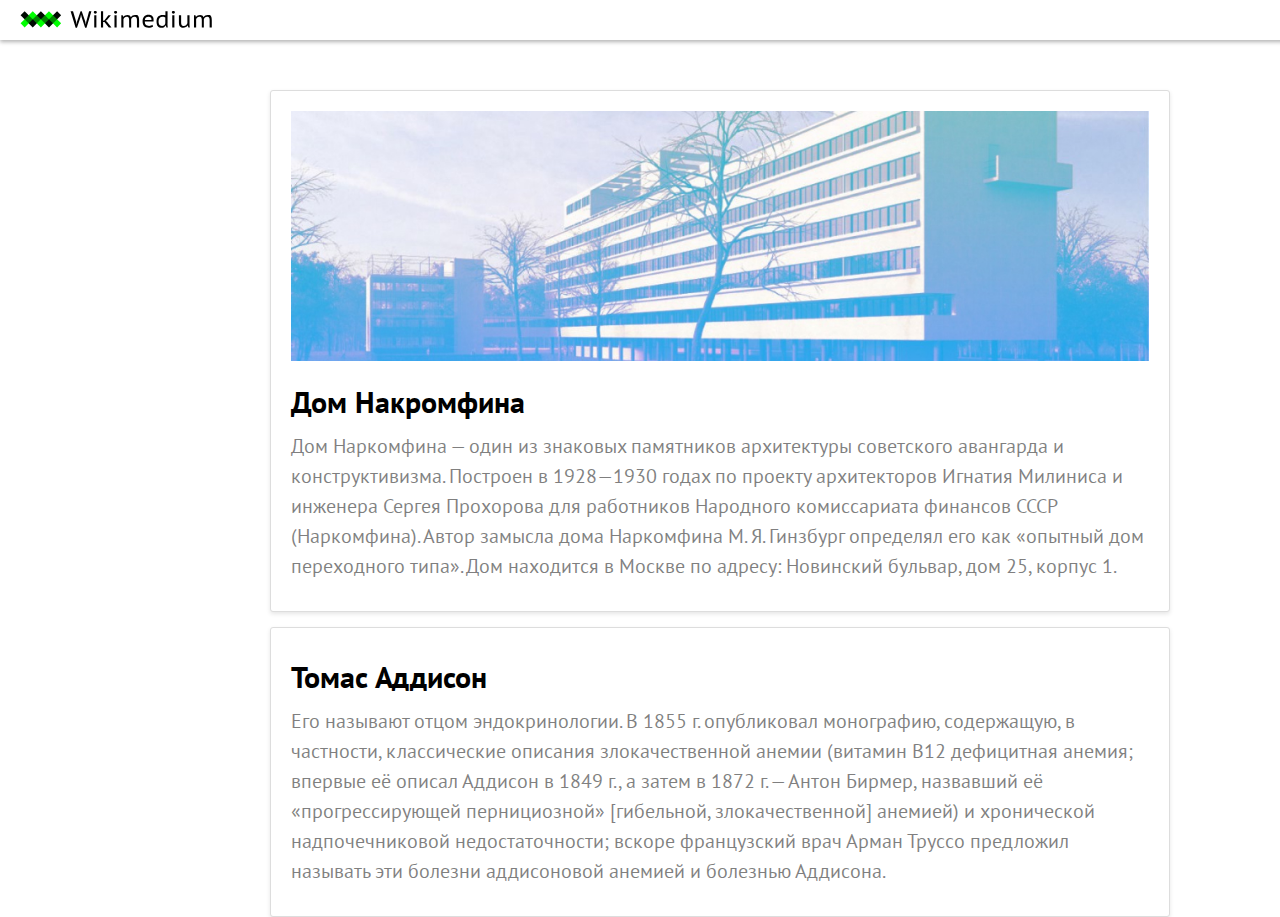
<file: index.html>
<!DOCTYPE html>
<html lang="en" dir="ltr">
  <head>
    <meta charset="utf-8">
    <meta name="viewport" content="width=device-width">
    <title>Главная</title>
    <link rel="stylesheet" href="stylesheet/style.css">
    <link rel="icon" type="img/x-icon" href="img/faviconmini.ico" />
    <link rel="icon" type="img/png" href="img/favicon.png" />
    <meta property="og:type" content="article">
    <meta property="og:url" content="{page_url}">
    <meta property="og:title" content="{title}">
    <meta property="og:description" content="{description}">
    <meta property="og:image" content="{image_url}">
  </head>
  <body>
  <div class="menubar">
      <!-- upper menu -->
    <a href="index.html"><img src="img/logo.svg" alt=""></a>
    <a href="about.html">О проекте</a>
  </div>
      <!-- cards -->
  <div class="index_i">
    <img src="img/narkomfin.jpg" alt="">
    <h1>Дом Накромфина</h1>
      <p>Дом Наркомфина — один из знаковых памятников архитектуры советского авангарда и конструктивизма. Построен в 1928—1930 годах по проекту архитекторов Игнатия Милиниса и инженера Сергея Прохорова для работников Народного комиссариата финансов СССР (Наркомфина). Автор замысла дома Наркомфина М. Я. Гинзбург определял его как «опытный дом переходного типа». Дом находится в Москве по адресу: Новинский бульвар, дом 25, корпус 1.</p>
      <a href="narkomfin.html"></a>
  </div>
  <div class="index_i">
    <h1>Томас Аддисон</h1>
    <p>Его называют отцом эндокринологии. В 1855 г. опубликовал монографию, содержащую, в частности, классические описания злокачественной анемии (витамин B12 дефицитная анемия; впервые её описал Аддисон в 1849 г., а затем в 1872 г. — Антон Бирмер, назвавший её «прогрессирующей пернициозной» [гибельной, злокачественной] анемией) и хронической надпочечниковой недостаточности; вскоре французский врач Арман Труссо предложил называть эти болезни аддисоновой анемией и болезнью Аддисона.</p>
    <a href="index2.html"></a>
  </body>
</html>
</file>
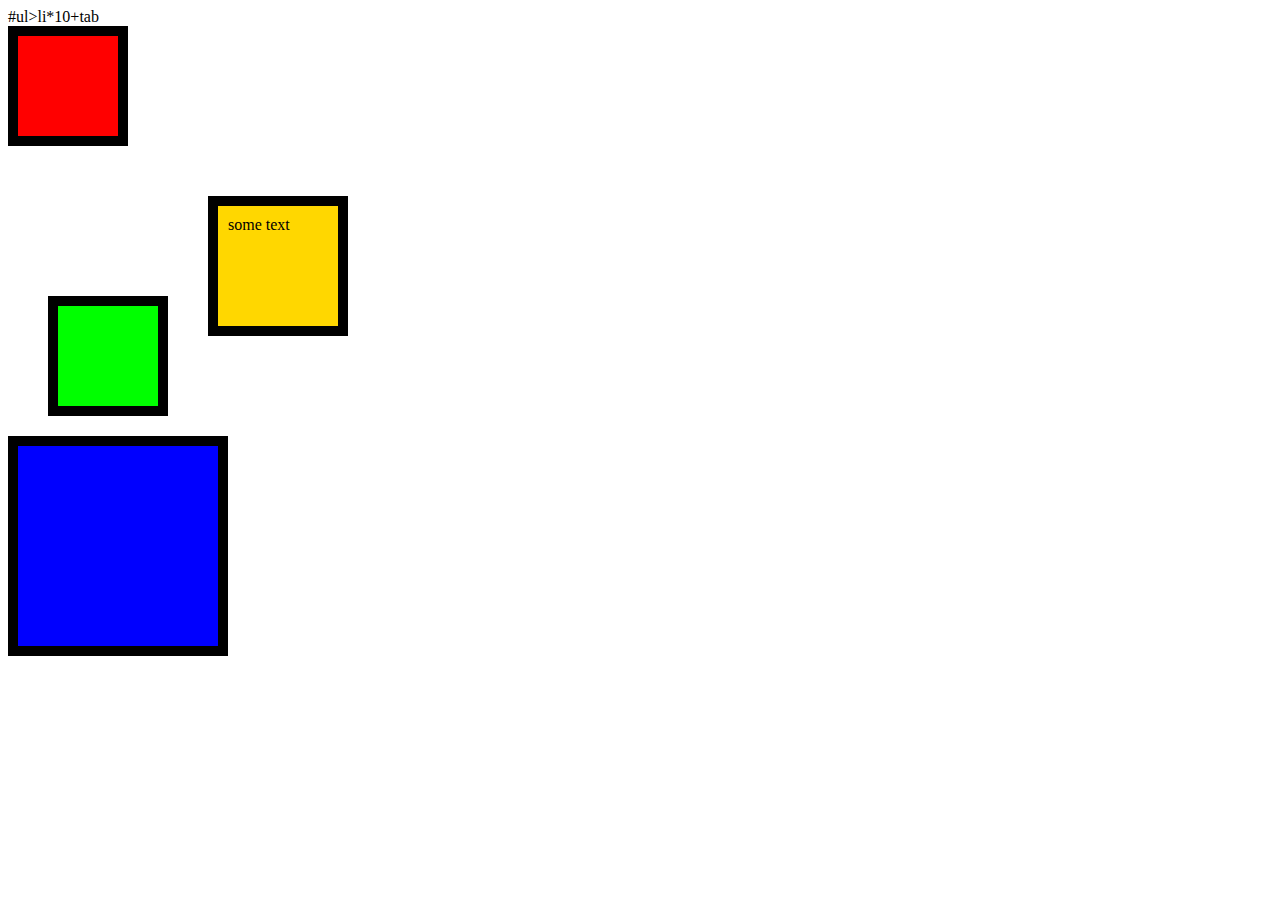
<file: 2.html>
<!DOCTYPE html>
<html lang="en" dir="ltr">
  <head>
    <meta charset="utf-8">
    <title>hi</title>
    <style>
    #conteiner {
      width: 200px;
      height: 200px;
      background: blue;
    }
    .conteiner {
      width: 100px;
      height: 100px;
      background: red;
      border: 10px solid black;
      display: block;
    }
    .gold {
      background: gold;
      padding: 10px;
      position: relative;
      top: 50px;
      left: 200px;
    }
    .green {
      background: #00ff00;
      margin: 10px 30px 20px 40px;
    }
    </style>
  </head>
  <body>
    #ul>li*10+tab

    <div class="conteiner"></div>
    <div class="conteiner gold">some text</div>
    <div class="conteiner green"></div>
    <div id="conteiner" class="conteiner"></div>
  </body>
</html>
</file>
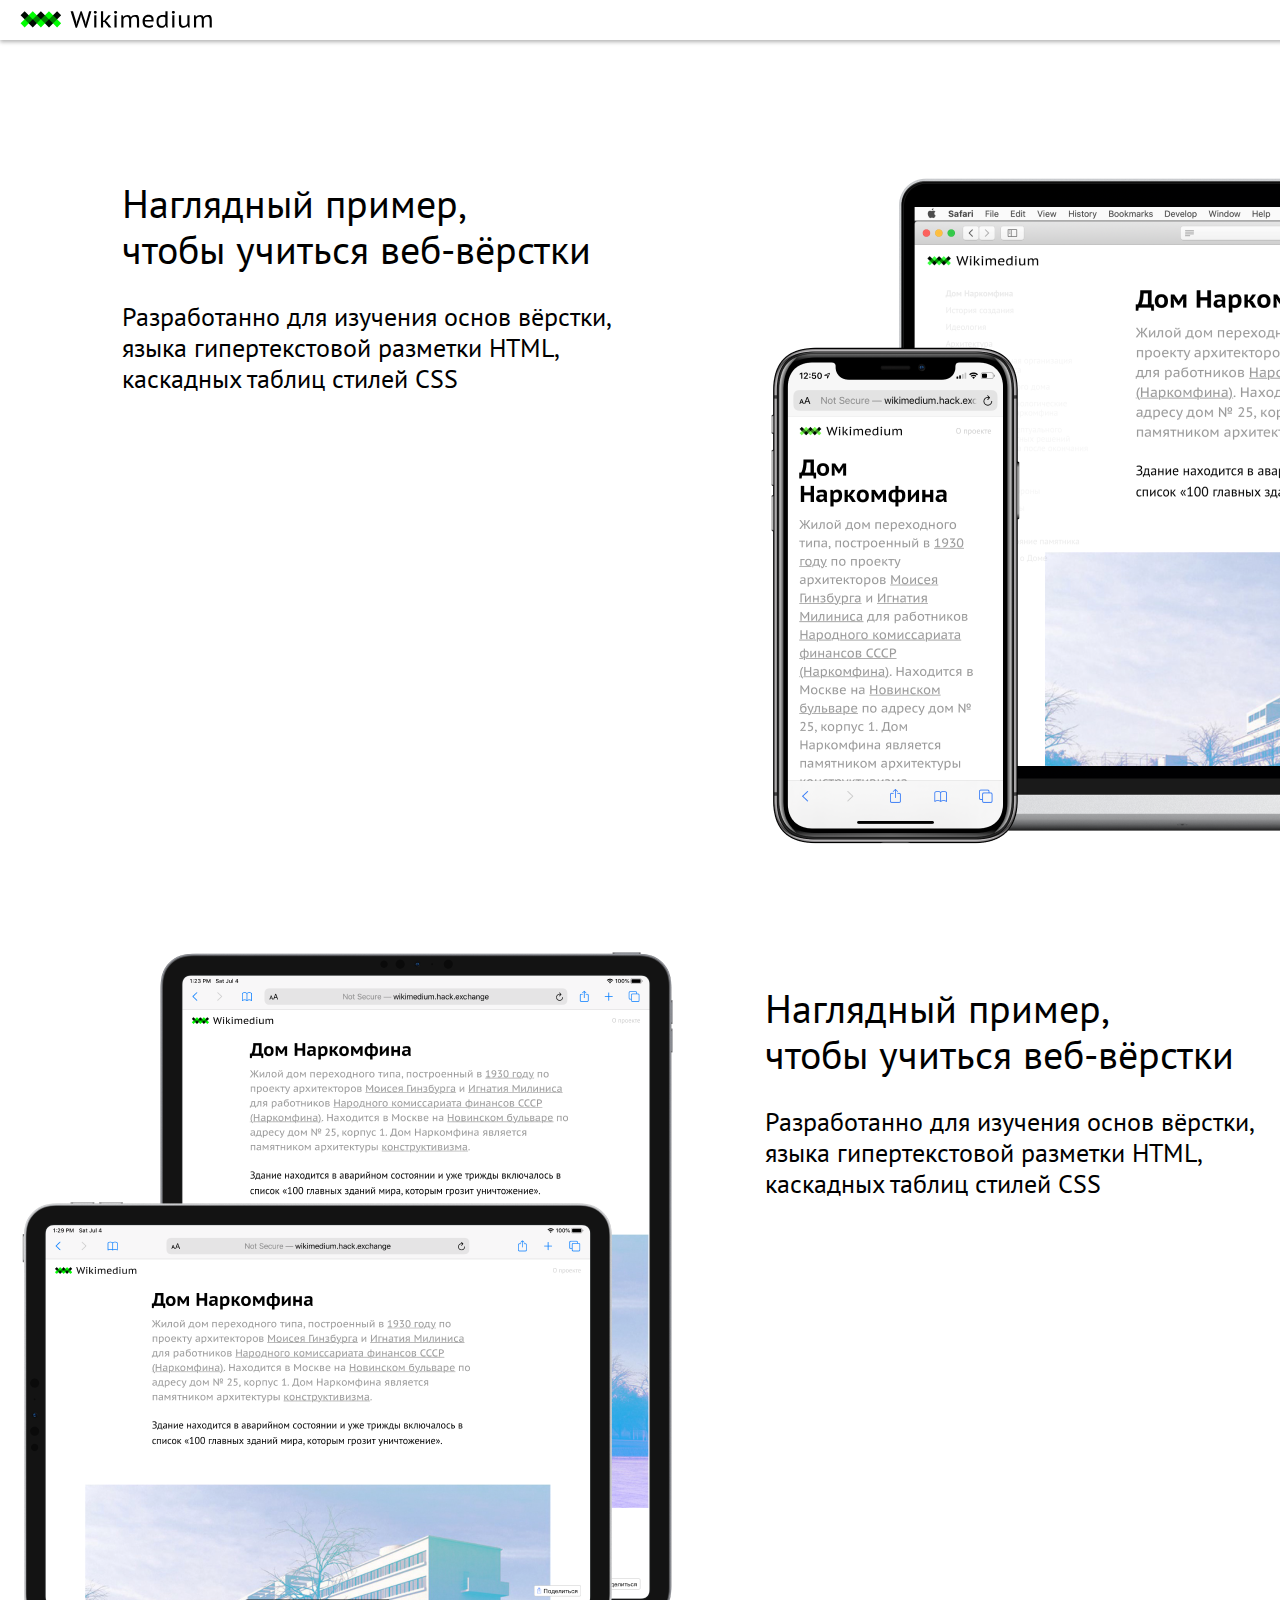
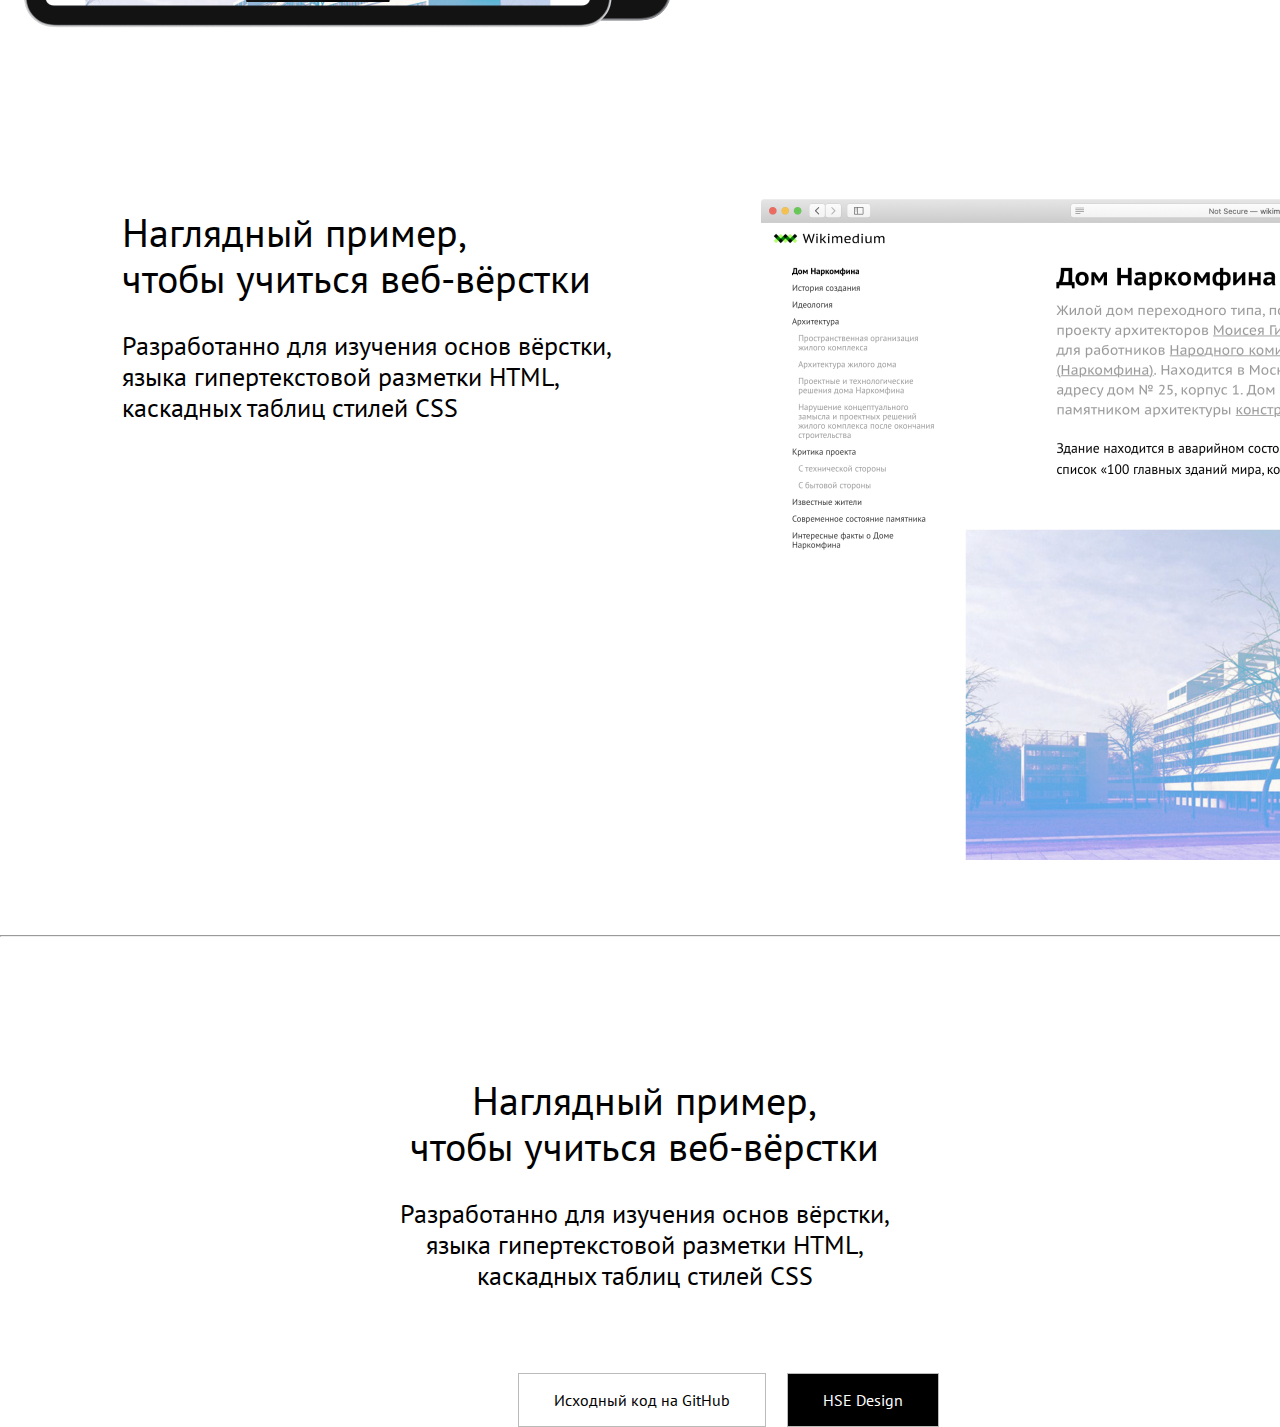
<file: about.html>
<!DOCTYPE html>
<html lang="en" dir="ltr">
  <head>
    <meta charset="utf-8">
    <link rel="icon" type="img/x-icon" href="img/favicon.icon" />
    <link rel="icon" type="img/png" href="img/favicon.png" />
    <title>О проекте</title>
    <link rel="stylesheet" href="stylesheet/style.css">
    <!--<style media="screen">
      html {
        background: grey;
        display: block;
        height: 100%;
      }
      body{
        width: 1440px;
        height: 3252px;
        display: block;
        margin: 0 auto;
        position: relative;
        background: white;
      }
      body::before {
        content: '';
        position: absolute;
        top: 0;
        left: 0;
        width: 100%;
        height: 100%;
        background: url(img/about1.jpg);
        opacity: .3;
      }
    </style> -->
  </head>
  <body>
    <div class="menubar">
      <a href="index.html"><img src="img/logo.svg" alt=""></a>
      <a href="about.html">О проекте</a>
    </div>
    <section>
      <div>
        <h2>Наглядный пример, <br> чтобы учиться веб-вёрстки</h2>
        <p>Разработанно для изучения основ вёрстки, <br>языка гипертекстовой разметки HTML, <br> каскадных таблиц стилей CSS</p>
      </div>
      <div>
        <img src="img/about2.png" alt="">
      </div>
    </section>
    <section>
      <div>
        <img src="img/about3.png" alt="">
      </div>
      <div>
        <h2>Наглядный пример, <br> чтобы учиться веб-вёрстки</h2>
        <p>Разработанно для изучения основ вёрстки, <br>языка гипертекстовой разметки HTML, <br> каскадных таблиц стилей CSS</p>
      </div>
    </section>
    <section>
      <div>
        <h2>Наглядный пример, <br> чтобы учиться веб-вёрстки</h2>
        <p>Разработанно для изучения основ вёрстки, <br>языка гипертекстовой разметки HTML, <br> каскадных таблиц стилей CSS</p>
      </div>
      <div>
        <img src="img/about4.png" alt="">
      </div>
    </section>
    <hr>
    <section class="bottom_block">
        <h2>Наглядный пример, <br> чтобы учиться веб-вёрстки</h2>
        <p>Разработанно для изучения основ вёрстки, <br>языка гипертекстовой разметки HTML, <br> каскадных таблиц стилей CSS</p>
        <a target="_blank" href="https://github.com/zelenkovaalex/wikimedia-1">Исходный код на GitHub</a>
        <a target="_blank" class="btn_black" href="https://design.hse.ru/">HSE Design</a>

    </section>
  </body>
</html>
</file>
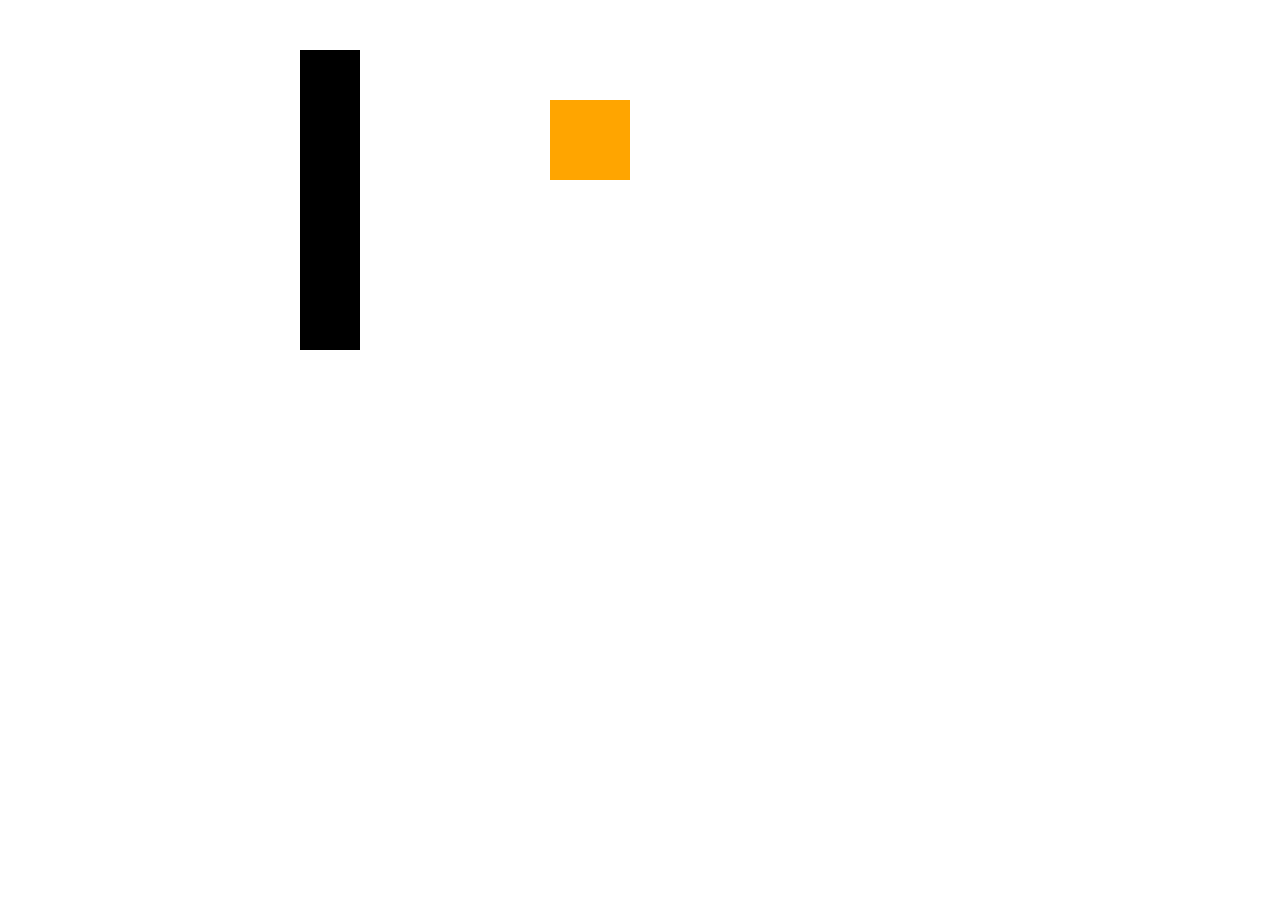
<file: wikimedia.html>
<!DOCTYPE html>
<html lang="en" dir="ltr">
  <head>
    <meta charset="utf-8">
    <title></title>
    <style media="screen">
      .black {
        width: 60px;
        height: 300px;
        background: black;
        position: absolute;
        top: 50px;
        left: 300px;
        z-index:1;
        transform: rotate(-30px)
      }
      .orange {
        width: 80px;
        height: 80px;
        background: orange;
        position: absolute;
        top: 50px;
        left: 250px;
        z-index: 2;
      }

    </style>
  </head>
  <body>
    <div class="black">
    <div class="orange">
    <div class="red">
    </div>
  </body>
</html>
</file>
<file: stylesheet/style.css>
@import 'reset.css';
@import url('https://fonts.googleapis.com/css?family=PT+Sans+Caption:400,700|PT+Sans:400,400i,700,700i&amp;subset=cyrillic');
@import 'layout.css';
@import 'sidebar.css';
@import 'content.css';
@import 'menubar.css';
@import 'about.css';
@import 'index.css';
@import 'responsive.css';
</file>
